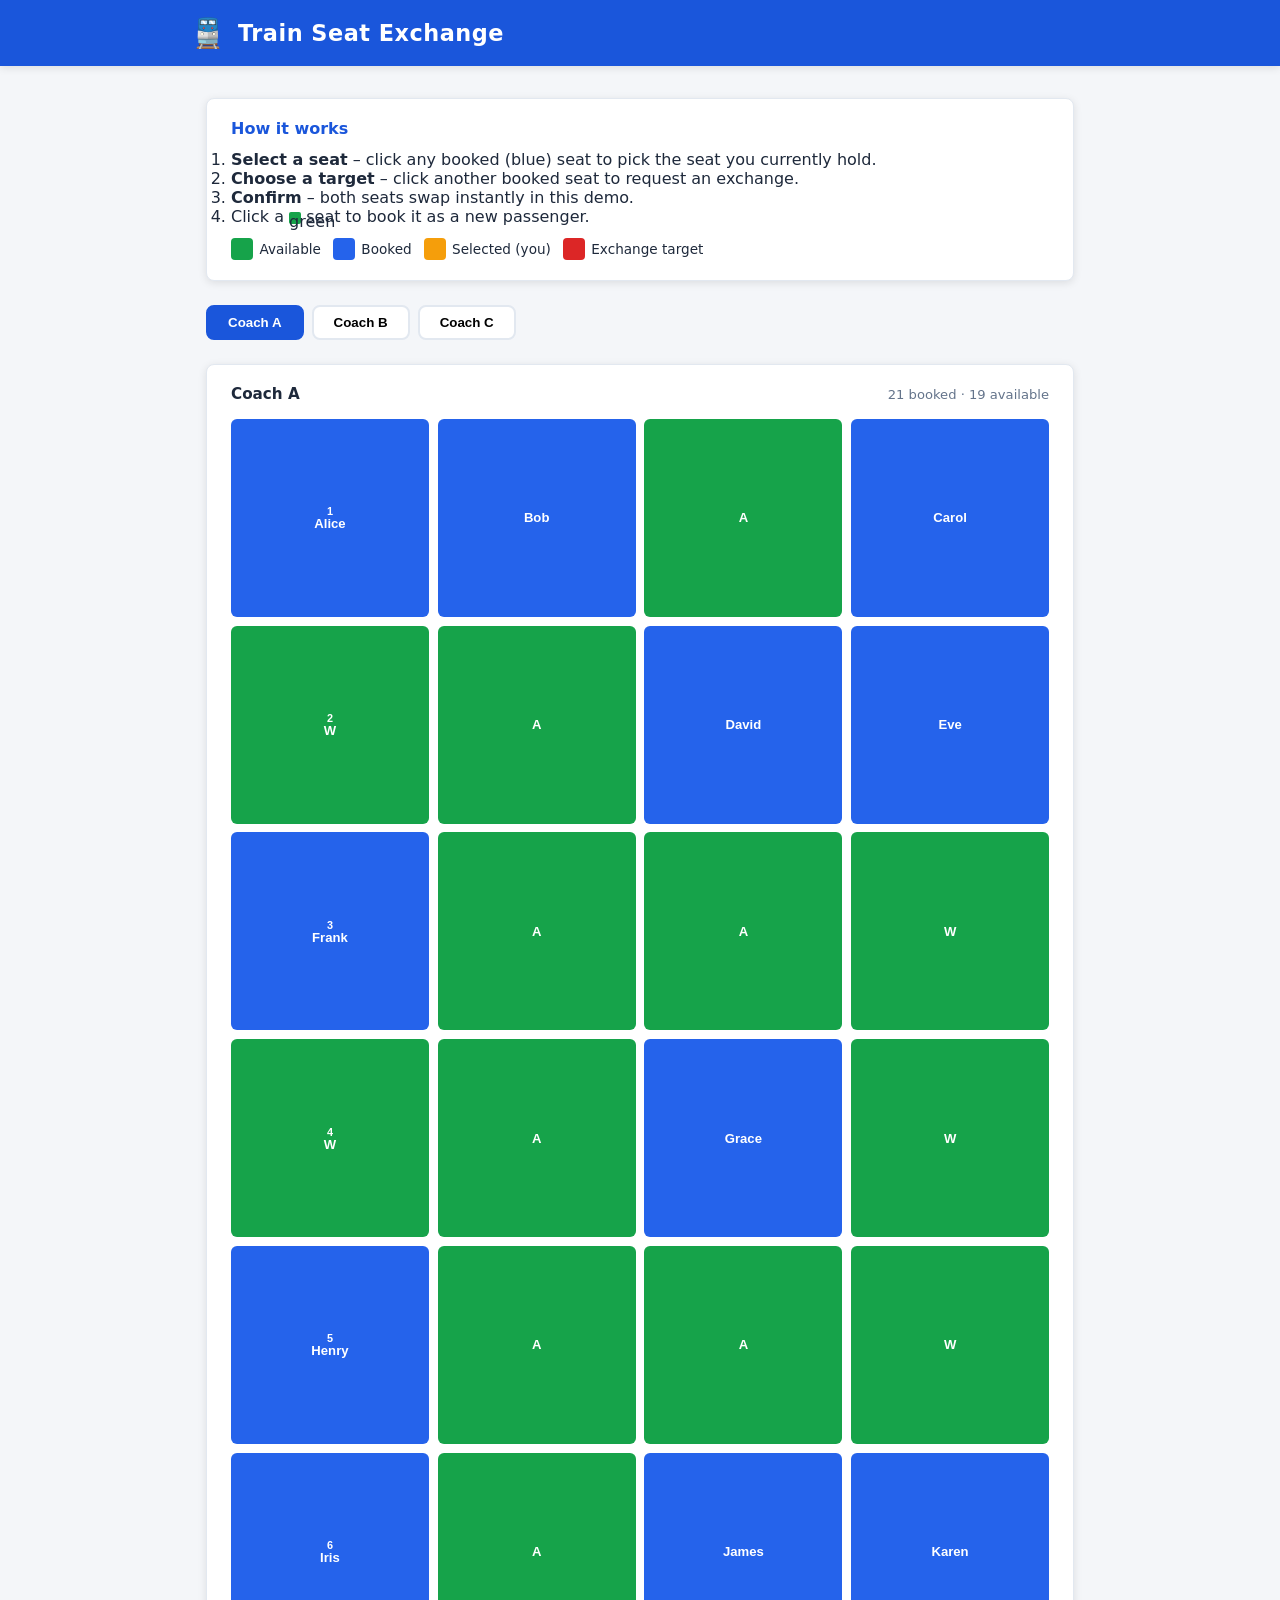
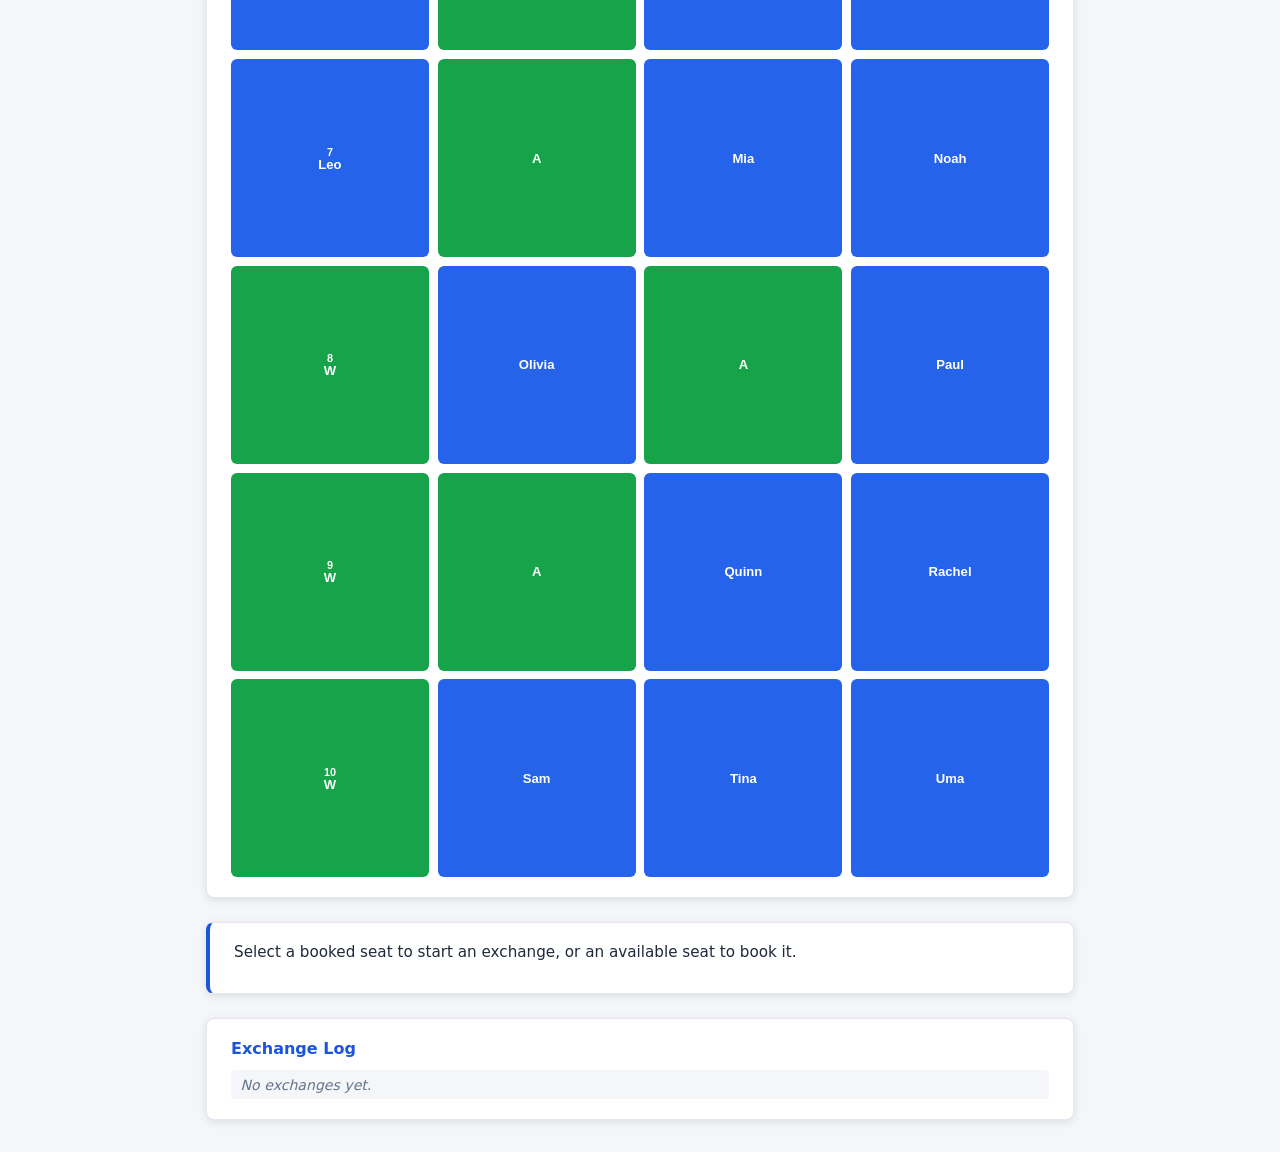
<file: index.html>
<!DOCTYPE html>
<html lang="en">
<head>
  <meta charset="UTF-8" />
  <meta name="viewport" content="width=device-width, initial-scale=1.0" />
  <title>Train Seat Exchange</title>
  <link rel="stylesheet" href="styles.css" />
</head>
<body>
  <header>
    <div class="header-inner">
      <span class="logo">🚆</span>
      <h1>Train Seat Exchange</h1>
    </div>
  </header>

  <main>
    <!-- How-to panel -->
    <section class="info-panel">
      <h2>How it works</h2>
      <ol>
        <li><strong>Select a seat</strong> – click any booked (blue) seat to pick the seat you currently hold.</li>
        <li><strong>Choose a target</strong> – click another booked seat to request an exchange.</li>
        <li><strong>Confirm</strong> – both seats swap instantly in this demo.</li>
        <li>Click a <span class="available-badge">green</span> seat to book it as a new passenger.</li>
      </ol>

      <div class="legend">
        <span class="legend-item"><span class="seat-demo available"></span> Available</span>
        <span class="legend-item"><span class="seat-demo booked"></span> Booked</span>
        <span class="legend-item"><span class="seat-demo selected"></span> Selected (you)</span>
        <span class="legend-item"><span class="seat-demo exchange-target"></span> Exchange target</span>
      </div>
    </section>

    <!-- Coach tabs -->
    <div class="coach-tabs" id="coachTabs"></div>

    <!-- Seat grid -->
    <section class="coach-view" id="coachView">
      <div class="train-car">
        <div class="car-header">
          <span id="coachLabel">Coach A</span>
          <span id="coachStats"></span>
        </div>
        <div class="seat-grid" id="seatGrid"></div>
      </div>
    </section>

    <!-- Action panel -->
    <section class="action-panel" id="actionPanel" aria-live="polite">
      <p id="actionMsg">Select a booked seat to start an exchange, or an available seat to book it.</p>
      <div class="action-buttons" id="actionButtons"></div>
    </section>

    <!-- Exchange log -->
    <section class="log-panel">
      <h2>Exchange Log</h2>
      <ul id="exchangeLog"><li class="log-empty">No exchanges yet.</li></ul>
    </section>
  </main>

  <script src="app.js"></script>
</body>
</html>
</file>
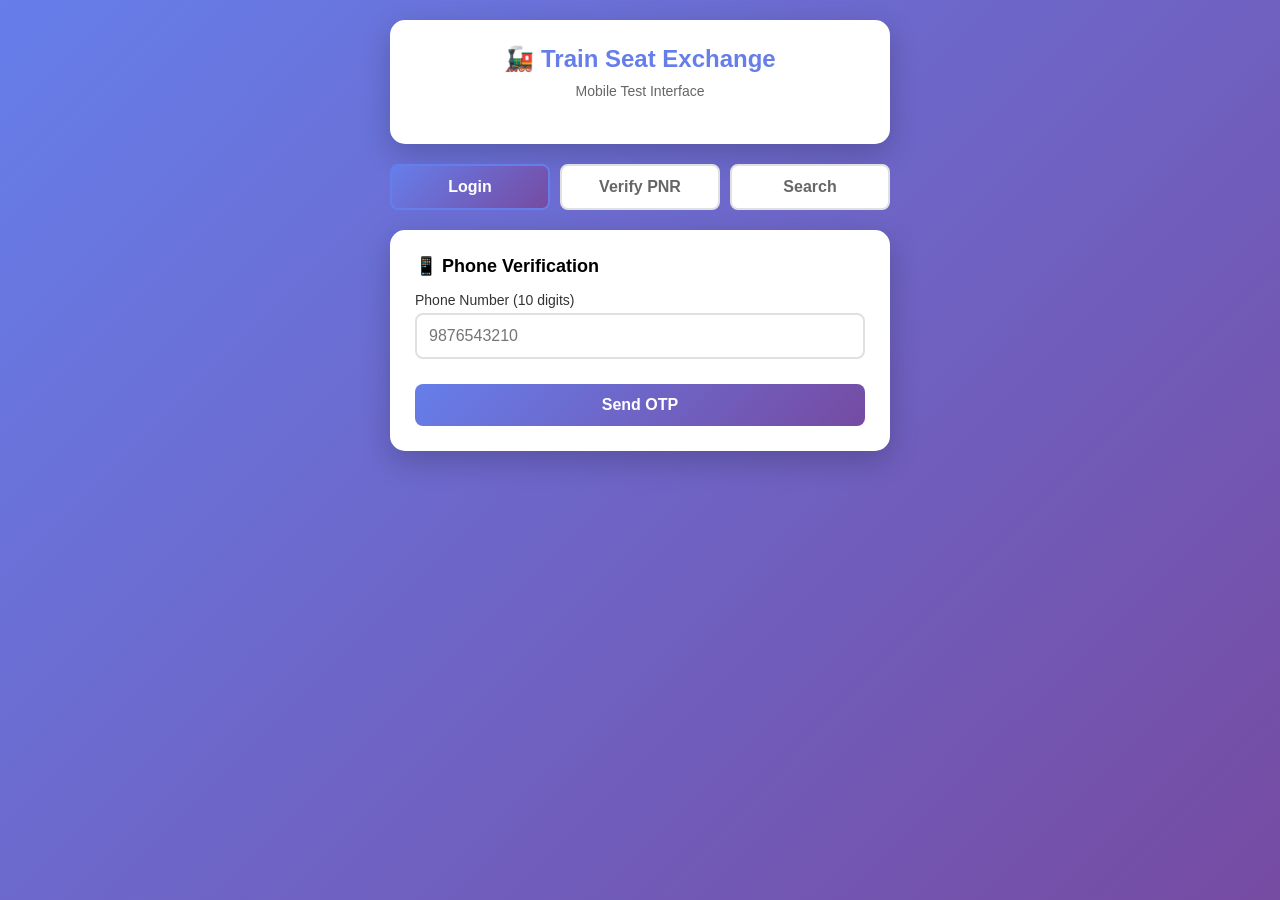
<file: backend/static/mobile-test.html>
<!DOCTYPE html>
<html lang="en">
<head>
    <meta charset="UTF-8">
    <meta name="viewport" content="width=device-width, initial-scale=1.0">
    <meta name="theme-color" content="#667eea">
    <title>Train Seat Exchange</title>
    <link rel="manifest" href="/static/manifest.json">
    <link rel="apple-touch-icon" href="/static/icon-192.png">
    <style>
        * {
            margin: 0;
            padding: 0;
            box-sizing: border-box;
        }
        
        body {
            font-family: -apple-system, BlinkMacSystemFont, 'Segoe UI', Roboto, Oxygen, Ubuntu, sans-serif;
            background: linear-gradient(135deg, #667eea 0%, #764ba2 100%);
            min-height: 100vh;
            padding: 20px;
        }
        
        .container {
            max-width: 500px;
            margin: 0 auto;
        }
        
        .card {
            background: white;
            border-radius: 15px;
            padding: 25px;
            margin-bottom: 20px;
            box-shadow: 0 10px 30px rgba(0,0,0,0.2);
        }
        
        h1 {
            color: #667eea;
            font-size: 24px;
            margin-bottom: 10px;
            text-align: center;
        }
        
        .subtitle {
            text-align: center;
            color: #666;
            font-size: 14px;
            margin-bottom: 20px;
        }
        
        .form-group {
            margin-bottom: 15px;
        }
        
        label {
            display: block;
            color: #333;
            font-weight: 500;
            margin-bottom: 5px;
            font-size: 14px;
        }
        
        input, select, button {
            width: 100%;
            padding: 12px;
            border: 2px solid #e0e0e0;
            border-radius: 8px;
            font-size: 16px;
            transition: border-color 0.3s;
        }
        
        input:focus, select:focus {
            outline: none;
            border-color: #667eea;
        }
        
        button {
            background: linear-gradient(135deg, #667eea 0%, #764ba2 100%);
            color: white;
            border: none;
            font-weight: 600;
            cursor: pointer;
            margin-top: 10px;
            transition: transform 0.2s;
        }
        
        button:active {
            transform: scale(0.98);
        }
        
        button:disabled {
            opacity: 0.6;
            cursor: not-allowed;
        }
        
        .success {
            background: #10b981;
            color: white;
            padding: 12px;
            border-radius: 8px;
            margin-bottom: 15px;
            text-align: center;
        }
        
        .error {
            background: #ef4444;
            color: white;
            padding: 12px;
            border-radius: 8px;
            margin-bottom: 15px;
            text-align: center;
        }
        
        .hidden {
            display: none;
        }
        
        .entry-item {
            background: #f9fafb;
            padding: 15px;
            border-radius: 8px;
            margin-bottom: 10px;
            border-left: 4px solid #667eea;
        }
        
        .entry-item h3 {
            color: #333;
            font-size: 16px;
            margin-bottom: 8px;
        }
        
        .entry-detail {
            color: #666;
            font-size: 14px;
            margin-bottom: 4px;
        }
        
        .tabs {
            display: flex;
            gap: 10px;
            margin-bottom: 20px;
        }
        
        .tab {
            flex: 1;
            padding: 12px;
            background: white;
            border: 2px solid #e0e0e0;
            border-radius: 8px;
            text-align: center;
            cursor: pointer;
            font-weight: 600;
            color: #666;
        }
        
        .tab.active {
            background: linear-gradient(135deg, #667eea 0%, #764ba2 100%);
            color: white;
            border-color: #667eea;
        }
        
        .tab-content {
            display: none;
        }
        
        .tab-content.active {
            display: block;
        }
    </style>
</head>
<body>
    <div class="container">
        <div class="card">
            <h1>🚂 Train Seat Exchange</h1>
            <p class="subtitle">Mobile Test Interface</p>
        </div>
        
        <div class="tabs">
            <div class="tab active" onclick="switchTab('otp')">Login</div>
            <div class="tab" onclick="switchTab('pnr')">Verify PNR</div>
            <div class="tab" onclick="switchTab('search')">Search</div>
        </div>
        
        <!-- OTP Tab -->
        <div id="otp-tab" class="tab-content active">
            <div class="card">
                <h2 style="font-size: 18px; margin-bottom: 15px;">📱 Phone Verification</h2>
                
                <div id="otp-success" class="success hidden"></div>
                <div id="otp-error" class="error hidden"></div>
                
                <div id="phone-section">
                    <div class="form-group">
                        <label>Phone Number (10 digits)</label>
                        <input type="tel" id="phone" placeholder="9876543210" maxlength="10">
                    </div>
                    <button onclick="sendOTP()">Send OTP</button>
                </div>
                
                <div id="verify-section" class="hidden">
                    <div class="form-group">
                        <label>Enter OTP</label>
                        <input type="text" id="otp" placeholder="123456" maxlength="6">
                    </div>
                    <button onclick="verifyOTP()">Verify OTP</button>
                </div>
            </div>
        </div>
        
        <!-- PNR Verification Tab -->
        <div id="pnr-tab" class="tab-content">
            <div class="card">
                <h2 style="font-size: 18px; margin-bottom: 15px;">🎫 Verify PNR</h2>
                
                <div id="pnr-success" class="success hidden"></div>
                <div id="pnr-error" class="error hidden"></div>
                
                <div class="form-group">
                    <label>PNR Number (10 digits)</label>
                    <input type="text" id="pnr-number" placeholder="1234567890" maxlength="10">
                </div>
                
                <button onclick="verifyPNR()">Verify PNR</button>
            </div>
            
            <div id="pnr-details" class="hidden">
                <div class="card">
                    <h2 style="font-size: 18px; margin-bottom: 15px; color: #10b981;">✅ PNR Verified</h2>
                    <div id="pnr-info"></div>
                </div>
            </div>
        </div>
        
        <!-- Search Tab -->
        <div id="search-tab" class="tab-content">
            <div class="card">
                <h2 style="font-size: 18px; margin-bottom: 15px;">🔍 Search Seats</h2>
                
                <div id="search-error" class="error hidden"></div>
                
                <div class="form-group">
                    <label>Train Number</label>
                    <input type="text" id="train-number" placeholder="12345">
                </div>
                
                <div class="form-group">
                    <label>From Station</label>
        let verifiedPNR = null;
                    <input type="text" id="from-station" placeholder="NDLS">
                </div>
                
                <div class="form-group">
                    <label>To Station</label>
                    <input type="text" id="to-station" placeholder="BCT">
                </div>
                
                <button onclick="searchEntries()">Search</button>
            </div>
            
            <div id="results" class="hidden">
                <div class="card">
                    <h2 style="font-size: 18px; margin-bottom: 15px;">Search Results</h2>
                    <div id="results-list"></div>
                </div>
            </div>
        </div>
    </div>
    
    <script>
        const API_BASE = window.location.origin + '/api/v1';
        let currentPhone = '';
        let currentOTP = '';
        
        function switchTab(tab) {
            document.querySelectorAll('.tab').forEach(t => t.classList.remove('active'));
            document.querySelectorAll('.tab-content').forEach(c => c.classList.remove('active'));
            
            event.target.classList.add('active');
            document.getElementById(tab + '-tab').classList.add('active');
        }
        
        function showMessage(elementId, message, isError = false) {
            const el = document.getElementById(elementId);
            el.textContent = message;
            el.className = isError ? 'error' : 'success';
            el.classList.remove('hidden');
            setTimeout(() => el.classList.add('hidden'), 5000);
        }
        
        async function sendOTP() {
            const phone = document.getElementById('phone').value;
            
            if (phone.length !== 10) {
                showMessage('otp-error', 'Please enter a valid 10-digit phone number', true);
                return;
            }
            
            try {
                const response = await fetch(`${API_BASE}/otp/send`, {
                    method: 'POST',
                    headers: { 'Content-Type': 'application/json' },
                    body: JSON.stringify({ phone })
                });
                
                const data = await response.json();
                
                if (response.ok) {
                    currentPhone = phone;
                    document.getElementById('phone-section').classList.add('hidden');
                    document.getElementById('verify-section').classList.remove('hidden');
                    showMessage('otp-success', `OTP sent! Debug OTP: ${data.debug_otp || 'Check SMS'}`);
                } else {
                    showMessage('otp-error', data.detail || 'Failed to send OTP', true);
                }
            } catch (error) {
                showMessage('otp-error', 'Network error. Is the server running?', true);
            }
        }
        
        async function verifyOTP() {
            const otp = document.getElementById('otp').value;
            
            if (otp.length < 4) {
                showMessage('otp-error', 'Please enter the OTP', true);
                return;
            }
            
            try {
                const response = await fetch(`${API_BASE}/otp/verify`, {
                    method: 'POST',
                    headers: { 'Content-Type': 'application/json' },
                    body: JSON.stringify({ phone: currentPhone, otp })
                });
                
                const data = await response.json();
                
                if (response.ok) {
                    showMessage('otp-success', '✅ Phone verified successfully!');
                    setTimeout(() => switchTab('search'), 2000);
                } else {
                    showMessage('otp-error', data.detail || 'Invalid OTP', true);
                }
            } catch (error) {
                showMessage('otp-error', 'Network error', true);
            }
        }
        verifyPNR() {
            const pnr = document.getElementById('pnr-number').value;
            
            if (pnr.length !== 10) {
                showMessage('pnr-error', 'Please enter a valid 10-digit PNR', true);
                return;
            }
            
            try {
                const response = await fetch(`${API_BASE}/pnr/verify`, {
                    method: 'POST',
                    headers: { 'Content-Type': 'application/json' },
                    body: JSON.stringify({ pnr })
                });
                
                const data = await response.json();
                
                if (response.ok) {
                    verifiedPNR = data;
                    displayPNRDetails(data);
                    showMessage('pnr-success', '✅ PNR verified successfully!');
                } else {
                    showMessage('pnr-error', data.detail || 'PNR verification failed', true);
                }
            } catch (error) {
                showMessage('pnr-error', 'Network error', true);
            }
        }
        
        function displayPNRDetails(pnr) {
            const pnrInfo = document.getElementById('pnr-info');
            const pnrDetails = document.getElementById('pnr-details');
            
            const statusColor = pnr.is_confirmed ? '#10b981' : '#ef4444';
            const statusIcon = pnr.is_confirmed ? '✅' : '⚠️';
            
            pnrInfo.innerHTML = `
                <div style="margin-bottom: 15px; padding: 10px; background: ${statusColor}20; border-radius: 8px; border-left: 4px solid ${statusColor};">
                    <div style="font-weight: 600; color: ${statusColor};">
                        ${statusIcon} Status: ${pnr.status}
                    </div>
                </div>
                <div class="entry-detail"><strong>PNR:</strong> ${pnr.pnr}</div>
                <div class="entry-detail"><strong>Train:</strong> ${pnr.train_number} - ${pnr.train_name}</div>
                <div class="entry-detail"><strong>From:</strong> ${pnr.boarding_station}</div>
                <div class="entry-detail"><strong>To:</strong> ${pnr.destination_station}</div>
                <div class="entry-detail"><strong>Date:</strong> ${pnr.date_of_journey}</div>
                <div class="entry-detail"><strong>Class:</strong> ${pnr.class || 'N/A'}</div>
                <div class="entry-detail"><strong>Seat:</strong> ${pnr.seat_number}</div>
                <div class="entry-detail"><strong>Passenger:</strong> ${pnr.passenger_name}</div>
            `;
            
            pnrDetails.classList.remove('hidden');
        }
        
        async function 
        async function searchEntries() {
            const trainNumber = document.getElementById('train-number').value;
            const fromStation = document.getElementById('from-station').value;
            const toStation = document.getElementById('to-station').value;
            
            if (!trainNumber || !fromStation || !toStation) {
                showMessage('search-error', 'Please fill all fields', true);
                return;
            }
            
            try {
                const response = await fetch(`${API_BASE}/entry/search`, {
                    method: 'POST',
                    headers: { 'Content-Type': 'application/json' },
                    body: JSON.stringify({
                        train_number: trainNumber,
                        from_station: fromStation,
                        to_station: toStation
                    })
                });
                
                const data = await response.json();
                
                if (response.ok) {
                    displayResults(data);
                } else {
                    showMessage('search-error', data.detail || 'Search failed', true);
                }
            } catch (error) {
                showMessage('search-error', 'Network error', true);
            }
        }
        
        function displayResults(entries) {
            const resultsList = document.getElementById('results-list');
            const resultsDiv = document.getElementById('results');
            
            if (entries.length === 0) {
                resultsList.innerHTML = '<p style="color: #666; text-align: center;">No entries found</p>';
            } else {
                resultsList.innerHTML = entries.map(entry => `
                    <div class="entry-item">
                        <h3>${entry.train_name}</h3>
                        <div class="entry-detail"><strong>PNR:</strong> ${entry.pnr}</div>
                        <div class="entry-detail"><strong>Current:</strong> ${entry.current_seat}</div>
                        <div class="entry-detail"><strong>Desired:</strong> ${entry.desired_seat}</div>
                        <div class="entry-detail"><strong>Fee:</strong> ₹${entry.exchange_fee}</div>
                    </div>
                `).join('');
            }
            
            resultsDiv.classList.remove('hidden');
        }
        
        // Register Service Worker for PWA
        if ('serviceWorker' in navigator) {
            navigator.serviceWorker.register('/static/sw.js')
                .then(reg => console.log('Service Worker registered'))
                .catch(err => console.log('Service Worker registration failed'));
        }
    </script>
</body>
</html>
</file>
<file: styles.css>
/* ===== Reset & base ===== */
*, *::before, *::after { box-sizing: border-box; margin: 0; padding: 0; }

:root {
  --clr-bg:        #f4f6f9;
  --clr-surface:   #ffffff;
  --clr-primary:   #1a56db;
  --clr-primary-dk:#1342b0;
  --clr-available: #16a34a;
  --clr-booked:    #2563eb;
  --clr-selected:  #f59e0b;
  --clr-target:    #dc2626;
  --clr-text:      #1e293b;
  --clr-muted:     #64748b;
  --clr-border:    #e2e8f0;
  --radius:        8px;
  --shadow:        0 2px 8px rgba(0,0,0,.10);
}

body {
  font-family: 'Segoe UI', system-ui, sans-serif;
  background: var(--clr-bg);
  color: var(--clr-text);
  min-height: 100vh;
}

/* ===== Header ===== */
header {
  background: var(--clr-primary);
  color: #fff;
  padding: 1rem 2rem;
  box-shadow: var(--shadow);
}
.header-inner { display: flex; align-items: center; gap: .75rem; max-width: 900px; margin: 0 auto; }
.logo { font-size: 1.8rem; }
header h1 { font-size: 1.4rem; font-weight: 700; letter-spacing: .5px; }

/* ===== Main ===== */
main { max-width: 900px; margin: 2rem auto; padding: 0 1rem; display: flex; flex-direction: column; gap: 1.5rem; }

/* ===== Panels ===== */
.info-panel,
.coach-view,
.action-panel,
.log-panel {
  background: var(--clr-surface);
  border: 1px solid var(--clr-border);
  border-radius: var(--radius);
  padding: 1.25rem 1.5rem;
  box-shadow: var(--shadow);
}

h2 { font-size: 1rem; font-weight: 700; margin-bottom: .75rem; color: var(--clr-primary); }

/* ===== Legend ===== */
.legend { display: flex; flex-wrap: wrap; gap: .75rem; margin-top: .75rem; }
.legend-item { display: flex; align-items: center; gap: .4rem; font-size: .85rem; }
.seat-demo {
  display: inline-block; width: 22px; height: 22px;
  border-radius: 4px; border: 2px solid transparent;
}
.seat-demo.available   { background: var(--clr-available); }
.seat-demo.booked      { background: var(--clr-booked); }
.seat-demo.selected    { background: var(--clr-selected); }
.seat-demo.exchange-target { background: var(--clr-target); }
.available-badge { display: inline-block; width: 12px; height: 12px; border-radius: 2px; background: var(--clr-available); vertical-align: middle; }

/* ===== Coach tabs ===== */
.coach-tabs { display: flex; gap: .5rem; flex-wrap: wrap; }
.coach-tab {
  padding: .5rem 1.25rem;
  border: 2px solid var(--clr-border);
  border-radius: var(--radius);
  background: var(--clr-surface);
  cursor: pointer;
  font-weight: 600;
  transition: background .15s, border-color .15s;
}
.coach-tab:hover  { border-color: var(--clr-primary); }
.coach-tab.active { background: var(--clr-primary); color: #fff; border-color: var(--clr-primary); }

/* ===== Train car ===== */
.car-header {
  display: flex; justify-content: space-between; align-items: center;
  margin-bottom: 1rem; font-weight: 700; font-size: .95rem;
}
#coachStats { font-size: .82rem; color: var(--clr-muted); font-weight: 400; }

/* ===== Seat grid ===== */
.seat-grid {
  display: grid;
  grid-template-columns: repeat(4, 1fr);
  gap: .55rem;
}

/* Aisle visual – every 4 columns add a gap after the 2nd */
.seat-grid { column-gap: .55rem; }
.seat-grid .aisle { width: 100%; height: 1px; grid-column: span 4; } /* spacer rows */

.seat {
  aspect-ratio: 1;
  border-radius: 6px;
  border: 2px solid transparent;
  cursor: pointer;
  display: flex; flex-direction: column; align-items: center; justify-content: center;
  font-size: .72rem; font-weight: 700;
  transition: transform .1s, box-shadow .1s, border-color .1s;
  user-select: none;
  position: relative;
}
.seat:hover { transform: scale(1.08); box-shadow: 0 4px 12px rgba(0,0,0,.18); }
.seat:focus-visible { outline: 3px solid var(--clr-primary); outline-offset: 2px; }

.seat.available   { background: var(--clr-available); color: #fff; }
.seat.booked      { background: var(--clr-booked);    color: #fff; }
.seat.selected    { background: var(--clr-selected);  color: #fff; border-color: #b45309; }
.seat.exchange-target { background: var(--clr-target); color: #fff; border-color: #991b1b; }

.seat-label { font-size: .68rem; }
.seat-name  { font-size: .82rem; line-height: 1; }

/* Row label column */
.seat-grid-wrapper { display: flex; gap: .5rem; align-items: flex-start; }
.row-labels { display: flex; flex-direction: column; gap: .55rem; padding-top: 0; }
.row-label  { font-size: .7rem; color: var(--clr-muted); display: flex; align-items: center; justify-content: flex-end; padding-right: .3rem; }

/* ===== Action panel ===== */
.action-panel { border-left: 4px solid var(--clr-primary); }
#actionMsg { margin-bottom: .75rem; font-size: .95rem; }
.action-buttons { display: flex; gap: .75rem; flex-wrap: wrap; }
.btn {
  padding: .5rem 1.25rem;
  border: none; border-radius: var(--radius);
  font-weight: 600; cursor: pointer; font-size: .9rem;
  transition: background .15s;
}
.btn-confirm { background: var(--clr-available); color: #fff; }
.btn-confirm:hover { background: #15803d; }
.btn-cancel  { background: #e2e8f0; color: var(--clr-text); }
.btn-cancel:hover  { background: #cbd5e1; }

/* ===== Log ===== */
.log-panel ul { list-style: none; display: flex; flex-direction: column; gap: .4rem; }
.log-panel li { font-size: .88rem; padding: .4rem .6rem; background: var(--clr-bg); border-radius: 4px; }
.log-empty { color: var(--clr-muted); font-style: italic; }
.log-exchange { border-left: 3px solid var(--clr-available); }
.log-book     { border-left: 3px solid var(--clr-booked); }

/* ===== Responsive ===== */
@media (max-width: 600px) {
  .seat-grid { grid-template-columns: repeat(4, 1fr); gap: .4rem; }
  .seat { font-size: .62rem; }
}
</file>
